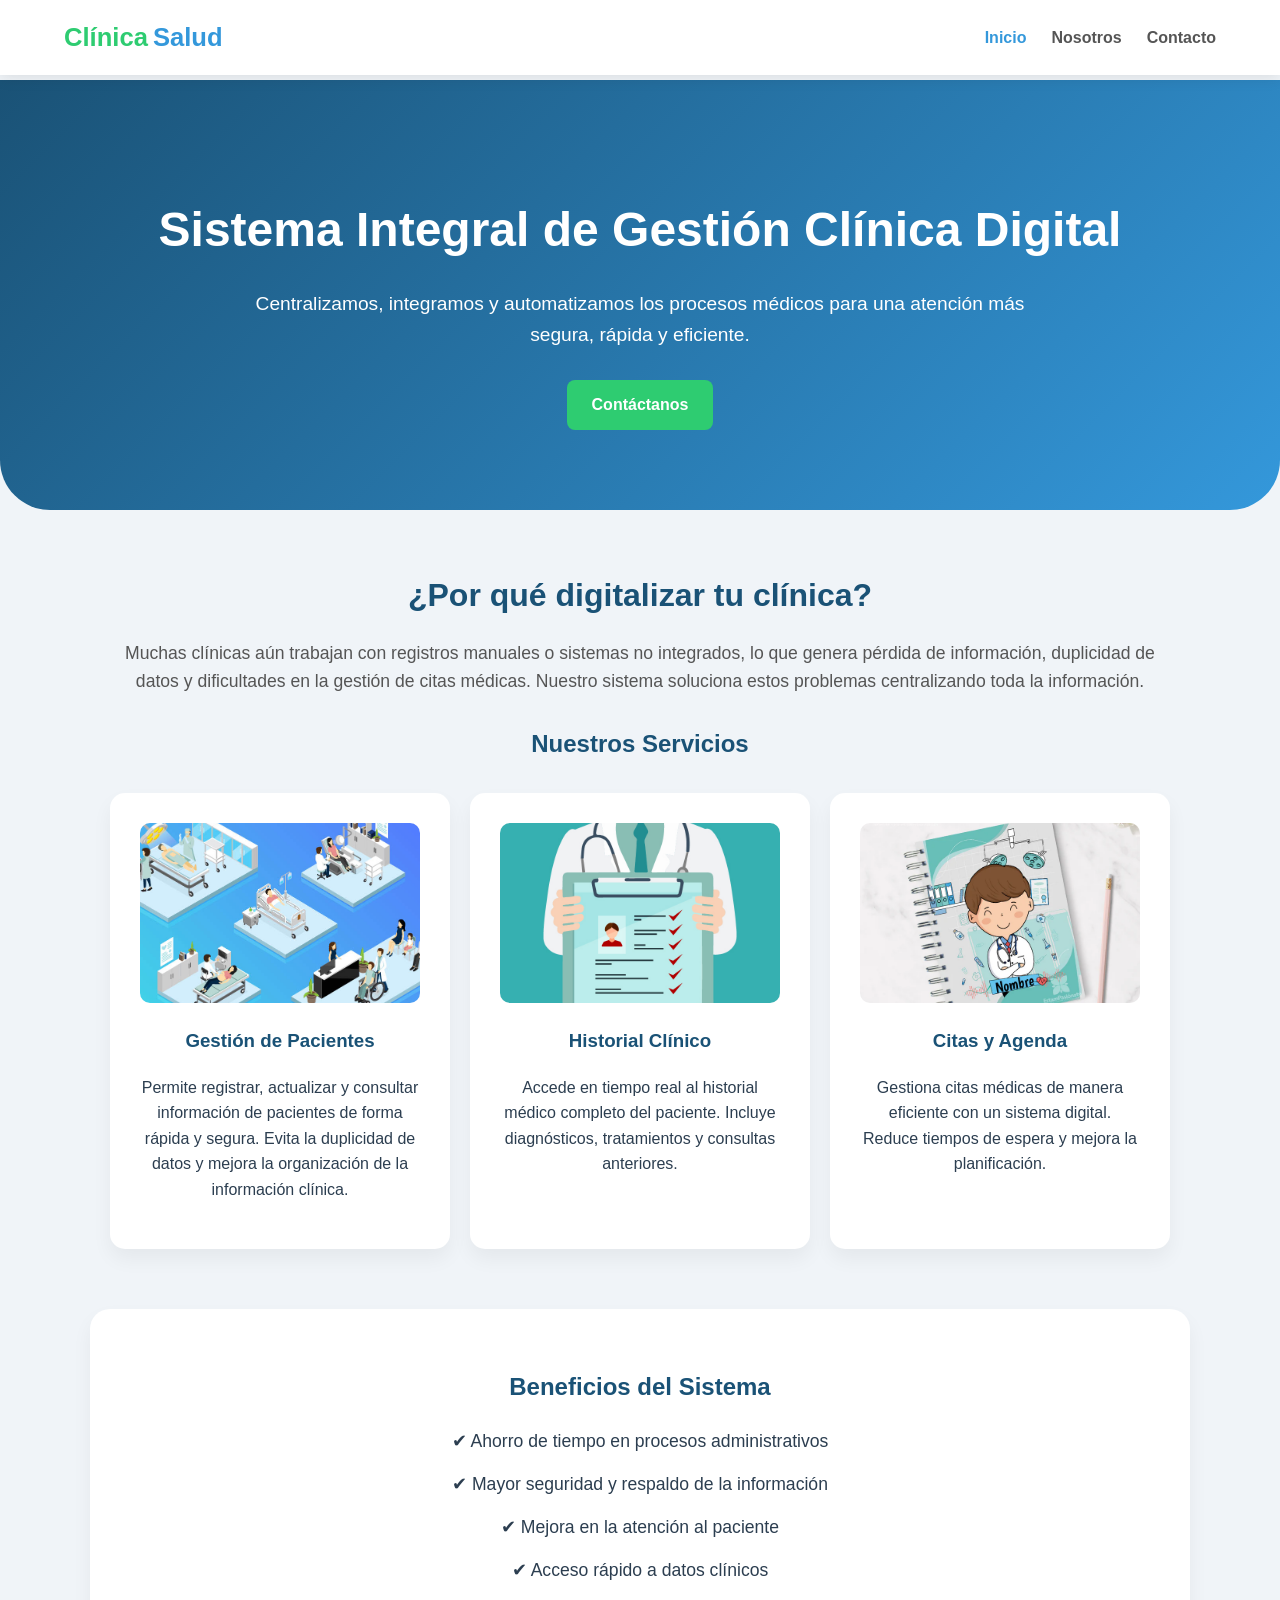
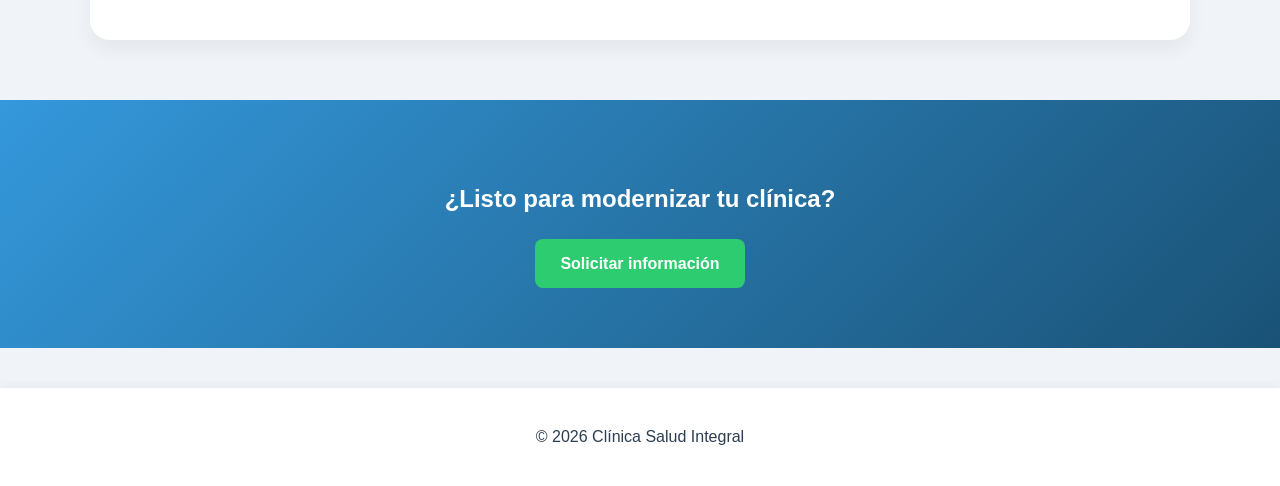
<file: index.html>
<!DOCTYPE html>
<html lang="es">
<head>
    <meta charset="UTF-8">
    <meta name="viewport" content="width=device-width, initial-scale=1.0">
    <title>Clínica Salud Integral - Inicio</title>
    <link rel="stylesheet" href="style.css">
</head>
<body>

    <!-- NAVBAR (igual que el tuyo) -->
    <nav class="navbar">
        <a href="index.html" class="logo">Clínica<span>Salud</span></a>
        <ul id="menu-navegacion">
            <li><a href="index.html">Inicio</a></li>
            <li><a href="Pages/nosotros/nosotros.html">Nosotros</a></li>
            <li><a href="Pages/contacto/contacto.html">Contacto</a></li>
        </ul>
    </nav>

    <!-- HERO (mejorado) -->
    <header class="hero">
        <h1>Sistema Integral de Gestión Clínica Digital</h1>
        <p>
            Centralizamos, integramos y automatizamos los procesos médicos 
            para una atención más segura, rápida y eficiente.
        </p>
        <a href="Pages/contacto/contacto.html" class="btn">Contáctanos</a>
    </header>

    <!-- NUEVA SECCIÓN: PROBLEMA -->
    <section class="problema">
        <h2>¿Por qué digitalizar tu clínica?</h2>
        <p>
            Muchas clínicas aún trabajan con registros manuales o sistemas no integrados, 
            lo que genera pérdida de información, duplicidad de datos y dificultades en la gestión 
            de citas médicas. Nuestro sistema soluciona estos problemas centralizando toda la información.
        </p>
    </section>

    <!-- SERVICIOS (MEJORADOS) -->
    <section class="servicios">
        <h2>Nuestros Servicios</h2>

        <div class="card-servicio">
            <img src="img/GestionPacientes.jpg" alt="Gestión de pacientes">
            <h3>Gestión de Pacientes</h3>
            <p>
                Permite registrar, actualizar y consultar información de pacientes de forma rápida y segura.
                Evita la duplicidad de datos y mejora la organización de la información clínica.
            </p>
        </div>

        <div class="card-servicio">
            <img src="img/HistorialClinico.jpg" alt="Historial clínico">
            <h3>Historial Clínico</h3>
            <p>
                Accede en tiempo real al historial médico completo del paciente.
                Incluye diagnósticos, tratamientos y consultas anteriores.
            </p>
        </div>

        <div class="card-servicio">
            <img src="img/AgendaMedica.png" alt="Agenda médica">
            <h3>Citas y Agenda</h3>
            <p>
                Gestiona citas médicas de manera eficiente con un sistema digital.
                Reduce tiempos de espera y mejora la planificación.
            </p>
        </div>
    </section>

    <!-- NUEVA SECCIÓN: BENEFICIOS -->
    <section class="beneficios">
        <h2>Beneficios del Sistema</h2>
        <ul>
            <li>✔ Ahorro de tiempo en procesos administrativos</li>
            <li>✔ Mayor seguridad y respaldo de la información</li>
            <li>✔ Mejora en la atención al paciente</li>
            <li>✔ Acceso rápido a datos clínicos</li>
        </ul>
    </section>

    <!-- NUEVA SECCIÓN: CTA -->
    <section class="cta">
        <h2>¿Listo para modernizar tu clínica?</h2>
        <a href="Pages/contacto/contacto.html" class="btn">Solicitar información</a>
    </section>

    <!-- FOOTER -->
    <footer class="footer">
        <p>© 2026 Clínica Salud Integral</p>
    </footer>

    <script src="funciones.js"></script>
</body>
</html>
</file>
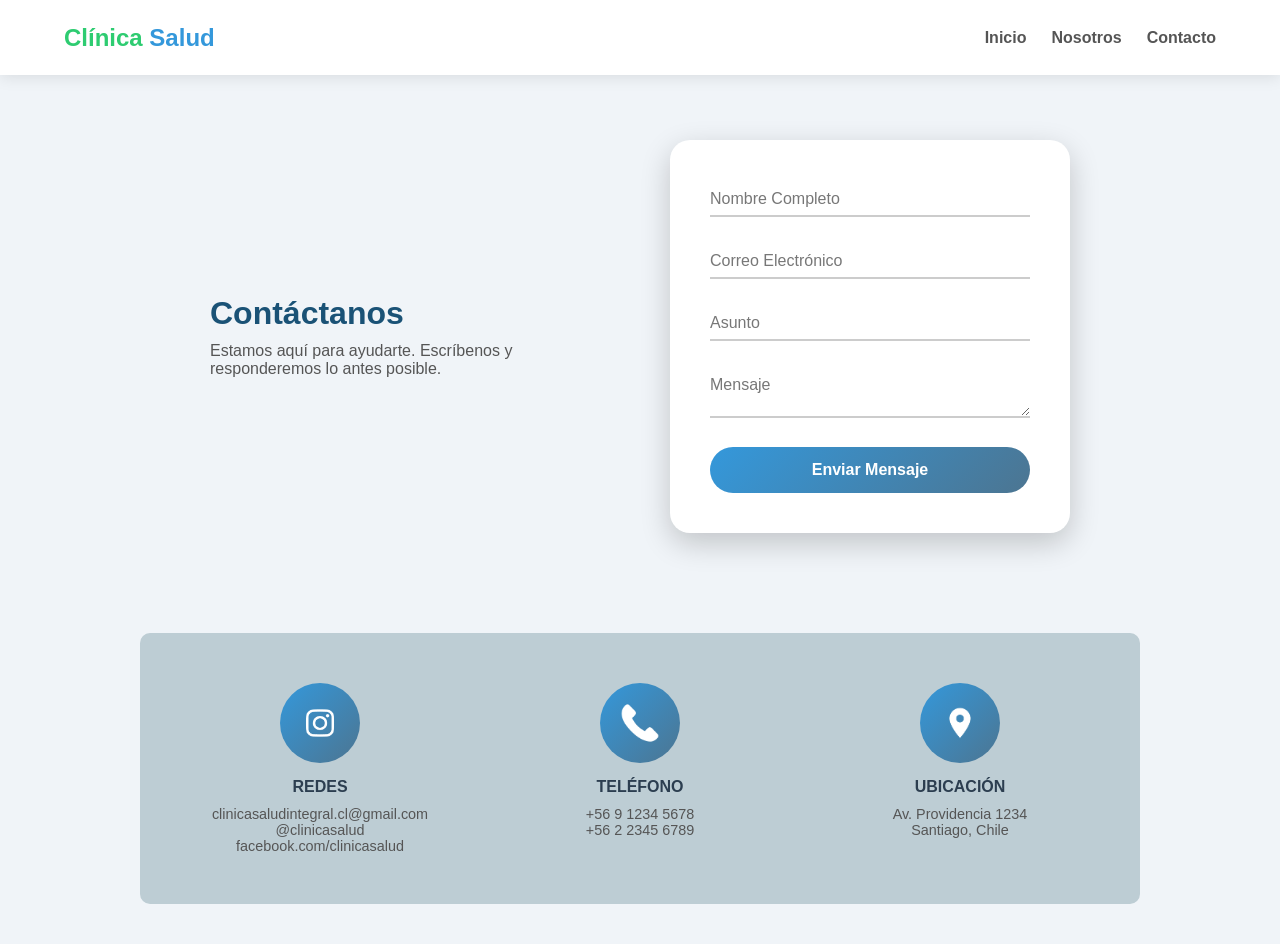
<file: Pages/contacto/contacto.html>
<!DOCTYPE html>
<html lang="es">
<head>
    <meta charset="UTF-8">
    <meta name="viewport" content="width=device-width, initial-scale=1.0">
    <title>Contacto - Clínica Salud Integral</title>

    <link rel="stylesheet" href="style.css">
</head>

<body>

    <nav class="navbar">
        <div class="logo">Clínica <span>Salud</span></div>
        <ul>
            <li><a href="../../index.html">Inicio</a></li>
            <li><a href="../nosotros/nosotros.html">Nosotros</a></li>
            <li><a href="contacto.html" class="active">Contacto</a></li>
        </ul>
    </nav>

    <section class="contact-section">

        <div class="contact-info">
            <div class="contenido-info">
                <h2>Contáctanos</h2>
                <p>Estamos aquí para ayudarte. Escríbenos y responderemos lo antes posible.</p>
            </div>
        </div>

        <div class="contact-form">
            <form id="formContacto">

                <div class="input-group">
                    <input type="text" id="nombre" required>
                    <label>Nombre Completo</label>
                </div>

                <div class="input-group">
                    <input type="email" id="correo" required>
                    <label>Correo Electrónico</label>
                </div>

                <div class="input-group">
                    <input type="text" id="asunto" required>
                    <label>Asunto</label>
                </div>

                <div class="input-group">
                    <textarea id="mensaje" required></textarea>
                    <label>Mensaje</label>
                </div>

                <button type="submit" class="btn">
                    <span>Enviar Mensaje</span>
                </button>

            </form>
        </div>

    </section>

    <section class="info-cards">

        <div class="card">
            <img src="../../img/ig.png">
            <h4>REDES</h4>
            <p>clinicasaludintegral.cl@gmail.com</p>
            <p>@clinicasalud</p>
            <p>facebook.com/clinicasalud</p>
        </div>

        <div class="card">
            <img src="../../img/telefono.png">
            <h4>TELÉFONO</h4>
            <p>+56 9 1234 5678</p>
            <p>+56 2 2345 6789</p>
        </div>

        <div class="card">
            <img src="../../img/ubi.png">
            <h4>UBICACIÓN</h4>
            <p>Av. Providencia 1234</p>
            <p>Santiago, Chile</p>
        </div>

    </section>

    <script src="funciones.js"></script>

</body>
</html>
</file>
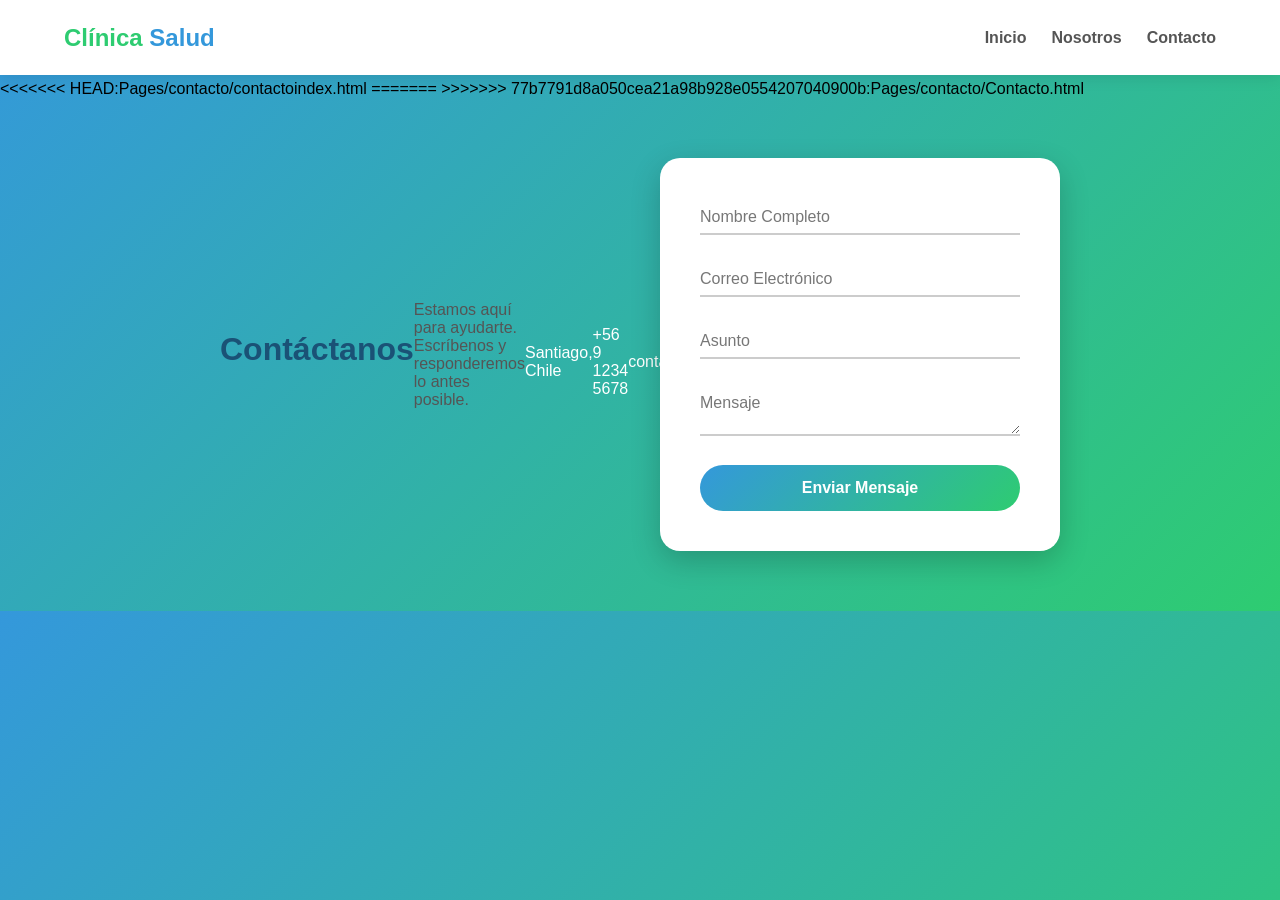
<file: Pages/contacto/contactoindex.html>
<!DOCTYPE html>
<html lang="es">
<head>
    <meta charset="UTF-8">
    <meta name="viewport" content="width=device-width, initial-scale=1.0">
    <title>Contacto - Clínica Salud Integral</title>

<<<<<<< HEAD:Pages/contacto/contactoindex.html
    <link rel="stylesheet" href="style.css">
=======
    <link rel="stylesheet" href="Contacto.css">
>>>>>>> 77b7791d8a050cea21a98b928e0554207040900b:Pages/contacto/Contacto.html
  
</head>

<body>

    <nav class="navbar">
        <div class="logo">Clínica <span>Salud</span></div>
        <ul>
            <li><a href="../../index.html">Inicio</a></li>
            <li><a href="../nosotros/nosotros.html">Nosotros</a></li>
            <li><a href="contacto.html" class="active">Contacto</a></li>
        </ul>
    </nav>

    <section class="contact-section">

        <div class="contact-info">
            <h2>Contáctanos</h2>
            <p>Estamos aquí para ayudarte. Escríbenos y responderemos lo antes posible.</p>

            <div class="info-item">
                <i class="fa-solid fa-location-dot"></i>
                <span>Santiago, Chile</span>
            </div>

            <div class="info-item">
                <i class="fa-solid fa-phone"></i>
                <span>+56 9 1234 5678</span>
            </div>

            <div class="info-item">
                <i class="fa-solid fa-envelope"></i>
                <span>contacto@clinicasaludintegral.cl</span>
            </div>
        </div>

        <div class="contact-form">
            <form id="formContacto">

                <div class="input-group">
                    <input type="text" id="nombre" required>
                    <label>Nombre Completo</label>
                </div>

                <div class="input-group">
                    <input type="email" id="correo" required>
                    <label>Correo Electrónico</label>
                </div>

                <div class="input-group">
                    <input type="text" id="asunto" required>
                    <label>Asunto</label>
                </div>

                <div class="input-group">
                    <textarea id="mensaje" required></textarea>
                    <label>Mensaje</label>
                </div>

                <button type="submit" class="btn">
                    <span>Enviar Mensaje</span>
                </button>

            </form>
        </div>

    </section>

    <script src="funciones.js"></script>

</body>
</html>
</file>
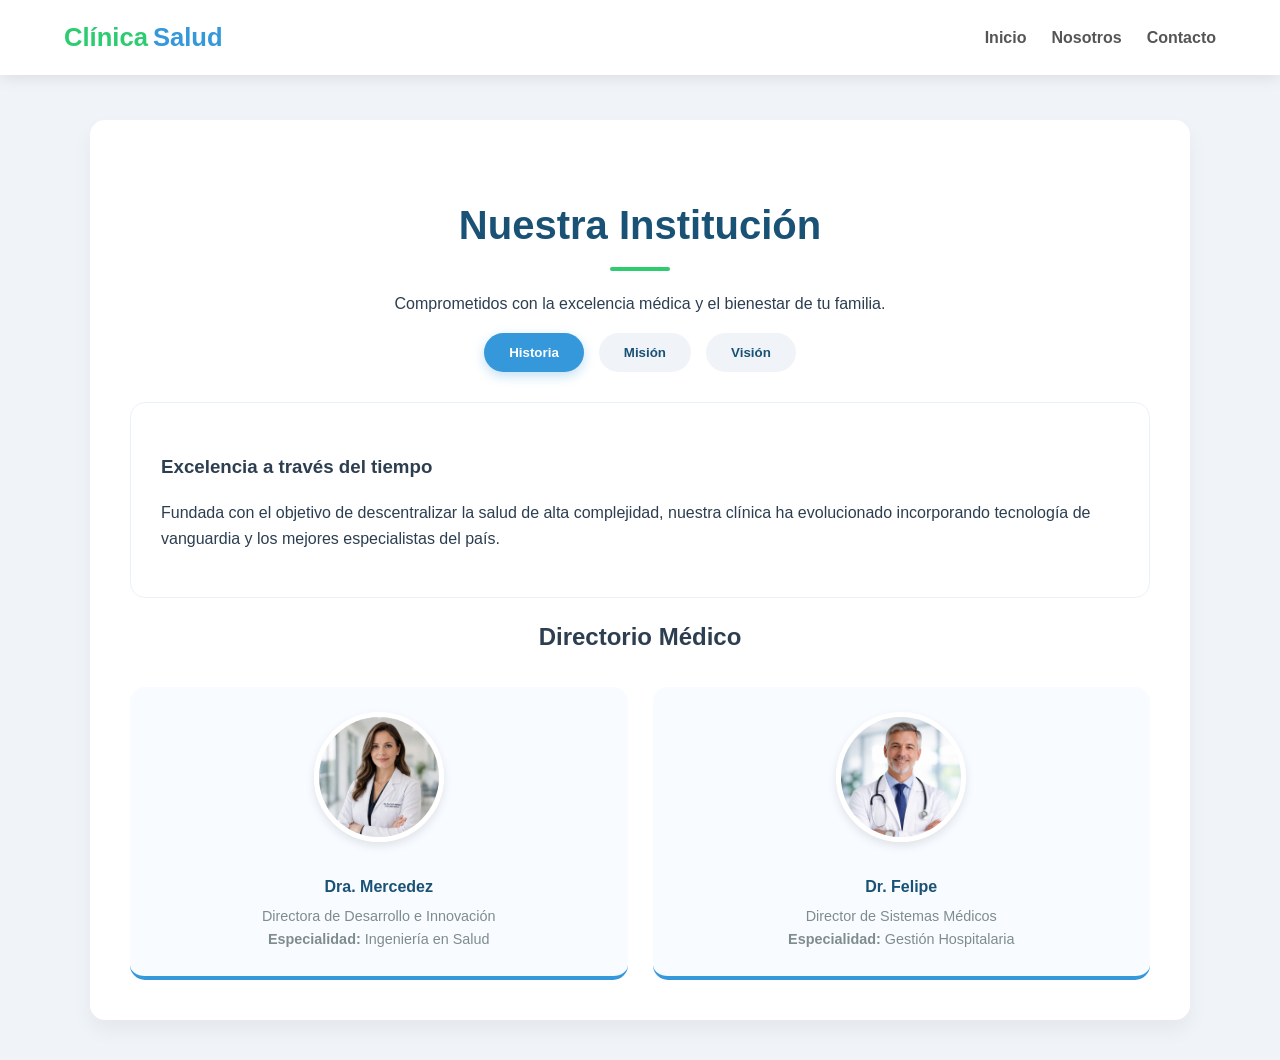
<file: Pages/nosotros/nosotros.html>
<!DOCTYPE html>
<html lang="es">
<head>
    <meta charset="UTF-8">
    <meta name="viewport" content="width=device-width, initial-scale=1.0">
    <title>Clínica Salud & Bienestar - Nosotros</title>
    <link rel="stylesheet" href="style.css">
</head>
<body>

    <nav class="navbar">
        <div class="logo">Clínica<span>Salud</span></div>
        <ul>
            <li><a href="../../index.html">Inicio</a></li>
            <li><a href="nosotros.html">Nosotros</a></li>
            <li><a href="../contacto/contacto.html">Contacto</a></li>
        </ul>
    </nav>

    <section id="nosotros" class="seccion-contenedor">
        <div class="encabezado">
            <h1>Nuestra Institución</h1>
            <div class="linea-decorativa"></div>
            <p>Comprometidos con la excelencia médica y el bienestar de tu familia.</p>
        </div>

        <div class="tabs-medicas">
            <button class="btn-tab activo" onclick="abrirTab(event, 'historia')">Historia</button>
            <button class="btn-tab" onclick="abrirTab(event, 'mision')">Misión</button>
            <button class="btn-tab" onclick="abrirTab(event, 'vision')">Visión</button>
        </div>

        <div id="historia" class="tab-panel" style="display: block;">
            <h3>Excelencia a través del tiempo</h3>
            <p>Fundada con el objetivo de descentralizar la salud de alta complejidad, nuestra clínica ha evolucionado incorporando tecnología de vanguardia y los mejores especialistas del país.</p>
        </div>

        <div id="mision" class="tab-panel">
            <h3>Nuestra Misión</h3>
            <p>Brindar atención médica integral de la más alta calidad, centrada en la seguridad del paciente y la calidez humana, utilizando recursos tecnológicos innovadores.</p>
        </div>

        <div id="vision" class="tab-panel">
            <h3>Nuestra Visión</h3>
            <p>Ser la red de salud líder y referente en el país para el año 2030, reconocida por nuestra calidad asistencial y ética profesional.</p>
        </div>

        <h2 class="equipo-titulo">Directorio Médico</h2>
        <div class="grid-medicos">
            <div class="card-medico">
                <img src="../../img/doctora.png" alt="Directora">
                <h4>Dra. Mercedez</h4>
                <p>Directora de Desarrollo e Innovación</p>
                <p><strong>Especialidad:</strong> Ingeniería en Salud</p>
            </div>
            <div class="card-medico">
                <img src="../../img/doctor.png" alt="Director">
                <h4>Dr. Felipe</h4>
                <p>Director de Sistemas Médicos</p>
                <p><strong>Especialidad:</strong> Gestión Hospitalaria</p>
            </div>
        </div>
    </section>

    <script src="funciones.js"></script>
</body>
</html>
</file>
<file: style.css>
/* --- Estilos Base --- */
* { 
    box-sizing: border-box; 
}

body {
    font-family: 'Segoe UI', Roboto, Helvetica, Arial, sans-serif;
    line-height: 1.6;
    margin: 0;
    padding-top: 80px;
    background-color: #f0f4f8;
    color: #2c3e50;
}

/* --- Navegación --- */
.navbar {
    background-color: #ffffff;
    height: 75px;
    display: flex;
    justify-content: space-between;
    align-items: center;
    padding: 0 5%;
    position: fixed;
    top: 0;
    width: 100%;
    z-index: 1000;
    box-shadow: 0 2px 15px rgba(0,0,0,0.1);
}

.navbar .logo { 
    color: #2ecc71; 
    font-size: 1.6rem; 
    font-weight: bold; 
    display: flex; 
    align-items: center; 
}

.navbar .logo span { 
    color: #3498db; 
    margin-left: 5px; 
}

.navbar ul { 
    list-style: none; 
    display: flex; 
    margin: 0; 
}

.navbar ul li { 
    margin-left: 25px; 
}

.navbar ul li a { 
    color: #555; 
    text-decoration: none; 
    font-weight: 600; 
    transition: 0.3s; 
}

.navbar ul li a:hover { 
    color: #3498db; 
}

/* --- Hero Section --- */
.hero {
    background: linear-gradient(135deg, #1a5276 0%, #3498db 100%);
    color: white;
    padding: 80px 5%;
    text-align: center;
    border-radius: 0 0 50px 50px;
}

.hero h1 { 
    font-size: 3rem; 
    margin-bottom: 20px; 
}

.hero p { 
    font-size: 1.2rem; 
    max-width: 800px; 
    margin: 0 auto 30px; 
}

/* --- Características / Servicios --- */
.servicios {
    max-width: 1100px;
    margin: -50px auto 50px;
    display: grid;
    grid-template-columns: repeat(auto-fit, minmax(300px, 1fr));
    gap: 20px;
    padding: 0 20px;
}

.card-servicio {
    background: white;
    padding: 30px;
    border-radius: 15px;
    box-shadow: 0 10px 20px rgba(0,0,0,0.05);
    text-align: center;
    transition: 0.3s;
}

.card-servicio:hover { 
    transform: translateY(-5px); 
    box-shadow: 0 15px 30px rgba(0,0,0,0.1);
}

.card-servicio h3 { 
    color: #1a5276; 
    margin-top: 0; 
}

/* --- Botones --- */
.btn {
    display: inline-block;
    background: #2ecc71;
    color: white;
    padding: 12px 25px;
    border-radius: 8px;
    text-decoration: none;
    font-weight: 600;
    transition: 0.3s;
}

.btn:hover {
    background: #27ae60;
    transform: translateY(-2px);
}

/* --- Sección Problema --- */
.problema {
    max-width: 1100px;
    margin: 60px auto;
    padding: 0 20px;
    text-align: center;
}

.problema h2 {
    color: #1a5276;
    font-size: 2rem;
    margin-bottom: 15px;
}

.problema p {
    font-size: 1.1rem;
    color: #555;
}

/* --- Título de Servicios --- */
.servicios h2 {
    grid-column: 1 / -1;
    text-align: center;
    color: #1a5276;
    margin-bottom: 10px;
}

/* --- Imágenes tarjetas --- */
.card-servicio img {
    width: 100%;
    height: 180px;
    object-fit: cover;
    border-radius: 10px;
    margin-bottom: 15px;
}

/* --- Beneficios --- */
.beneficios {
    max-width: 1100px;
    margin: 60px auto;
    padding: 40px 20px;
    background: white;
    border-radius: 20px;
    box-shadow: 0 10px 20px rgba(0,0,0,0.05);
    text-align: center;
}

.beneficios h2 {
    color: #1a5276;
    margin-bottom: 20px;
}

.beneficios ul {
    list-style: none;
    padding: 0;
}

.beneficios li {
    margin: 15px 0;
    font-size: 1.1rem;
}

/* --- CTA --- */
.cta {
    background: linear-gradient(135deg, #3498db 0%, #1a5276 100%);
    color: white;
    text-align: center;
    padding: 60px 20px;
    margin-top: 60px;
}

.cta h2 {
    margin-bottom: 20px;
}

/* --- Footer --- */
.footer {
    background: #ffffff;
    text-align: center;
    padding: 20px;
    margin-top: 40px;
    box-shadow: 0 -2px 10px rgba(0,0,0,0.05);
}

.logo {
    text-decoration: none;
}
</file>
<file: Pages/contacto/style.css>
* {
    margin: 0;
    padding: 0;
    box-sizing: border-box;
}

body {
    font-family: 'Segoe UI', sans-serif;
    background-color: #f0f4f8;
    padding-top: 80px;
}

.navbar {
    position: fixed;
    top: 0;
    width: 100%;
    height: 75px;
    background: white;
    display: flex;
    justify-content: space-between;
    align-items: center;
    padding: 0 5%;
    box-shadow: 0 2px 15px rgba(0,0,0,0.1);
}

.logo {
    font-weight: bold;
    font-size: 1.5rem;
    color: #2ecc71;
}

.logo span {
    color: #3498db;
}

.navbar ul {
    display: flex;
    list-style: none;
}

.navbar ul li {
    margin-left: 25px;
}

.navbar a {
    text-decoration: none;
    color: #555;
    font-weight: 600;
    position: relative;
}

.navbar a::after {
    content: "";
    width: 0%;
    height: 2px;
    background: #3498db;
    position: absolute;
    bottom: -5px;
    left: 0;
    transition: 0.3s;
}

.navbar a:hover::after {
    width: 100%;
}

.active {
    color: #3498db;
}

/* 🔥 SECCIÓN PRINCIPAL */
.contact-section {
    display: flex;
    justify-content: center;
    align-items: center;
    gap: 60px;
    padding: 60px;
    flex-wrap: wrap;
}

/* 🔥 TEXTO IZQUIERDA CENTRADO */
.contact-info {
    width: 400px;
    display: flex;
    align-items: center;
}

.contenido-info {
    animation: fadeInLeft 1s ease;
}

.contact-info h2 {
    font-size: 2rem;
    color: #1a5276;
    margin-bottom: 10px;
}

.contact-info p {
    color: #555;
    font-size: 1rem;
}

/* FORMULARIO */
.contact-form {
    background: white;
    padding: 40px;
    border-radius: 20px;
    width: 400px;
    box-shadow: 0 10px 30px rgba(0,0,0,0.2);
    animation: fadeInRight 1s ease;
}

/* INPUTS */
.input-group {
    position: relative;
    margin-bottom: 25px;
}

.input-group input,
.input-group textarea {
    width: 100%;
    padding: 10px;
    border: none;
    border-bottom: 2px solid #ccc;
    outline: none;
}

.input-group label {
    position: absolute;
    top: 10px;
    left: 0;
    color: #777;
    transition: 0.3s;
    pointer-events: none;
}

.input-group input:focus + label,
.input-group input:valid + label,
.input-group textarea:focus + label,
.input-group textarea:valid + label {
    top: -10px;
    font-size: 0.8rem;
    color: #3498db;
}

.input-group input:focus,
.input-group textarea:focus {
    border-bottom: 2px solid #3498db;
    box-shadow: 0 2px 8px rgba(52,152,219,0.3);
}

/* BOTÓN */
.btn {
    width: 100%;
    padding: 14px;
    border: none;
    border-radius: 50px;
    background: linear-gradient(135deg, #3498db, #4c7591);
    color: white;
    font-size: 1rem;
    font-weight: 600;
    cursor: pointer;
    position: relative;
    overflow: hidden;
    transition: all 0.3s ease;
}

.btn::before {
    content: "";
    position: absolute;
    top: 0;
    left: -100%;
    width: 100%;
    height: 100%;
    background: linear-gradient(120deg, transparent, rgba(255,255,255,0.6), transparent);
    transition: 0.5s;
}

.btn:hover::before {
    left: 100%;
}

.btn:hover {
    transform: translateY(-3px) scale(1.03);
    box-shadow: 0 10px 25px rgba(0,0,0,0.2);
}

.btn:active {
    transform: scale(0.97);
}

/* 🔥 TARJETAS INFERIORES */
.info-cards {
    margin: 40px auto;
    max-width: 1000px;
    display: flex;
    justify-content: space-between;
    gap: 20px;
    background: #bdcdd4;
    padding: 30px;
    border-radius: 10px;
}

.card {
    flex: 1;
    text-align: center;
    transition: 0.4s;
    border-radius: 10px;
    padding: 20px;
}

/* 🔥 ANIMACIÓN BONITA */
.card:hover {
    transform: translateY(-10px) scale(1.05);
    background: white;
    box-shadow: 0 10px 25px rgba(0,0,0,0.15);
}

.card img {
    width: 80px;
    height: 80px;
    background: linear-gradient(135deg, #3498db, #4c7591);
    padding: 15px;
    border-radius: 50%;
    margin-bottom: 15px;

    object-fit: contain; /* 🔥 evita que se deforme */
    display: block;
    margin-left: auto;
    margin-right: auto;
}

.card:hover img {
    transform: rotate(10deg) scale(1.1);
}

.card h4 {
    margin-bottom: 10px;
    color: #2c3e50;
}

.card p {
    color: #555;
    font-size: 0.9rem;
}

/* ANIMACIONES */
@keyframes fadeInLeft {
    from { opacity: 0; transform: translateX(-50px); }
    to { opacity: 1; }
}

@keyframes fadeInRight {
    from { opacity: 0; transform: translateX(50px); }
    to { opacity: 1; }
}
</file>
<file: Pages/contacto/Contacto.css>
* {
    margin: 0;
    padding: 0;
    box-sizing: border-box;
}

body {
    font-family: 'Segoe UI', sans-serif;
    background: linear-gradient(135deg, #3498db, #2ecc71);
    padding-top: 80px;
}

.navbar {
    position: fixed;
    top: 0;
    width: 100%;
    height: 75px;
    background: white;
    display: flex;
    justify-content: space-between;
    align-items: center;
    padding: 0 5%;
    box-shadow: 0 2px 15px rgba(0,0,0,0.1);
}

.logo {
    font-weight: bold;
    font-size: 1.5rem;
    color: #2ecc71;
}

.logo span {
    color: #3498db;
}

.navbar ul {
    display: flex;
    list-style: none;
}

.navbar ul li {
    margin-left: 25px;
}

.navbar a {
    text-decoration: none;
    color: #555;
    font-weight: 600;
    position: relative;
}

.navbar a::after {
    content: "";
    width: 0%;
    height: 2px;
    background: #3498db;
    position: absolute;
    bottom: -5px;
    left: 0;
    transition: 0.3s;
}

.navbar a:hover::after {
    width: 100%;
}

.active {
    color: #3498db;
}

.contact-section {
    display: flex;
    justify-content: center;
    align-items: center;
    gap: 40px;
    padding: 60px;
    flex-wrap: wrap;
}

.contact-info {
    color: white;
    max-width: 400px;
    animation: fadeInLeft 1s ease;
}

.info-item {
    display: flex;
    align-items: center;
    margin-top: 15px;
}

.contact-form {
    background: white;
    padding: 40px;
    border-radius: 20px;
    width: 400px;
    box-shadow: 0 10px 30px rgba(0,0,0,0.2);
    animation: fadeInRight 1s ease;
}

.input-group {
    position: relative;
    margin-bottom: 25px;
}

.input-group input,
.input-group textarea {
    width: 100%;
    padding: 10px;
    border: none;
    border-bottom: 2px solid #ccc;
    outline: none;
}

.input-group label {
    position: absolute;
    top: 10px;
    left: 0;
    color: #777;
    transition: 0.3s;
    pointer-events: none;
}

.input-group input:focus + label,
.input-group input:valid + label,
.input-group textarea:focus + label,
.input-group textarea:valid + label {
    top: -10px;
    font-size: 0.8rem;
    color: #3498db;
}

.input-group input:focus,
.input-group textarea:focus {
    border-bottom: 2px solid #3498db;
    box-shadow: 0 2px 8px rgba(52,152,219,0.3);
}

.btn {
    width: 100%;
    padding: 14px;
    border: none;
    border-radius: 50px;
    background: linear-gradient(135deg, #3498db, #2ecc71);
    color: white;
    font-size: 1rem;
    font-weight: 600;
    cursor: pointer;
    position: relative;
    overflow: hidden;
    transition: all 0.3s ease;
}

.btn::before {
    content: "";
    position: absolute;
    top: 0;
    left: -100%;
    width: 100%;
    height: 100%;
    background: linear-gradient(120deg, transparent, rgba(255,255,255,0.6), transparent);
    transition: 0.5s;
}

.btn:hover::before {
    left: 100%;
}

.btn:hover {
    transform: translateY(-3px) scale(1.03);
    box-shadow: 0 10px 25px rgba(0,0,0,0.2);
}

.btn:active {
    transform: scale(0.97);
}

@keyframes fadeInLeft {
    from { opacity: 0; transform: translateX(-50px); }
    to { opacity: 1; }
}

@keyframes fadeInRight {
    from { opacity: 0; transform: translateX(50px); }
    to { opacity: 1; }
}
</file>
<file: Pages/nosotros/style.css>
/* --- Estilos Base (Copiados de Inicio) --- */
* { 
    box-sizing: border-box; 
}

body {
    font-family: 'Segoe UI', Roboto, Helvetica, Arial, sans-serif;
    line-height: 1.6;
    margin: 0;
    padding-top: 80px;
    background-color: #f0f4f8;
    color: #2c3e50;
}

/* --- Navegación (Copiada de Inicio) --- */
.navbar {
    background-color: #ffffff;
    height: 75px;
    display: flex;
    justify-content: space-between;
    align-items: center;
    padding: 0 5%;
    position: fixed;
    top: 0;
    width: 100%;
    z-index: 1000;
    box-shadow: 0 2px 15px rgba(0,0,0,0.1);
}

.navbar .logo { 
    color: #2ecc71; 
    font-size: 1.6rem; 
    font-weight: bold; 
    display: flex; 
    align-items: center; 
}

.navbar .logo span { 
    color: #3498db; 
    margin-left: 5px; 
}

.navbar ul { 
    list-style: none; 
    display: flex; 
    margin: 0; 
}

.navbar ul li { 
    margin-left: 25px; 
}

.navbar ul li a { 
    color: #555; 
    text-decoration: none; 
    font-weight: 600; 
    transition: 0.3s; 
}

.navbar ul li a:hover { 
    color: #3498db; 
}

/* --- Sección Contenedora (Basada en el estilo de Inicio) --- */
.seccion-contenedor {
    max-width: 1100px;
    margin: 40px auto;
    padding: 40px;
    background: #ffffff;
    border-radius: 15px;
    box-shadow: 0 10px 20px rgba(0,0,0,0.05);
    text-align: center;
}

.encabezado h1 {
    color: #1a5276;
    font-size: 2.5rem;
    margin-bottom: 10px;
}

.linea-decorativa {
    height: 4px;
    width: 60px;
    background: #2ecc71;
    margin: 0 auto 20px;
    border-radius: 2px;
}

/* --- Pestañas (Aplicando colores de Inicio) --- */
.tabs-medicas {
    display: flex;
    justify-content: center;
    gap: 15px;
    margin-bottom: 30px;
}

.btn-tab {
    padding: 12px 25px;
    border: none;
    background: #f0f4f8;
    color: #1a5276;
    cursor: pointer;
    border-radius: 30px;
    font-weight: bold;
    transition: 0.4s;
}

.btn-tab.activo, .btn-tab:hover {
    background: #3498db; /* Azul del Hero de Inicio */
    color: white;
    box-shadow: 0 4px 12px rgba(52, 152, 219, 0.3);
}

.tab-panel {
    display: none;
    padding: 30px;
    background: #ffffff;
    border-radius: 15px;
    border: 1px solid #eaf2f8;
    animation: fadeIn 0.6s ease;
    text-align: left;
}

@keyframes fadeIn {
    from { opacity: 0; transform: translateY(5px); }
    to { opacity: 1; transform: translateY(0); }
}

/* --- Directorio Médico (Estilo similar a Card-Servicio) --- */
.grid-medicos {
    display: grid;
    grid-template-columns: repeat(auto-fit, minmax(250px, 1fr));
    gap: 25px;
    margin-top: 30px;
}

.card-medico {
    background: #f8fbff;
    padding: 25px;
    border-radius: 15px;
    border-bottom: 4px solid #3498db; /* Color acento de Inicio */
    text-align: center;
    transition: 0.3s;
}

.card-medico:hover {
    transform: translateY(-5px);
    box-shadow: 0 10px 20px rgba(0,0,0,0.05);
}

.card-medico img {
    width: 130px;
    height: 130px;
    border-radius: 50%;
    object-fit: cover;
    object-position: center top; /* 👈 clave */
    border: 5px solid white;
    box-shadow: 0 4px 10px rgba(0,0,0,0.1);
    margin-bottom: 15px;
}

.card-medico h4 {
    margin: 10px 0 5px 0;
    color: #1a5276;
}

.card-medico p {
    color: #7f8c8d;
    font-size: 0.9rem;
    margin: 0;
}
</file>
